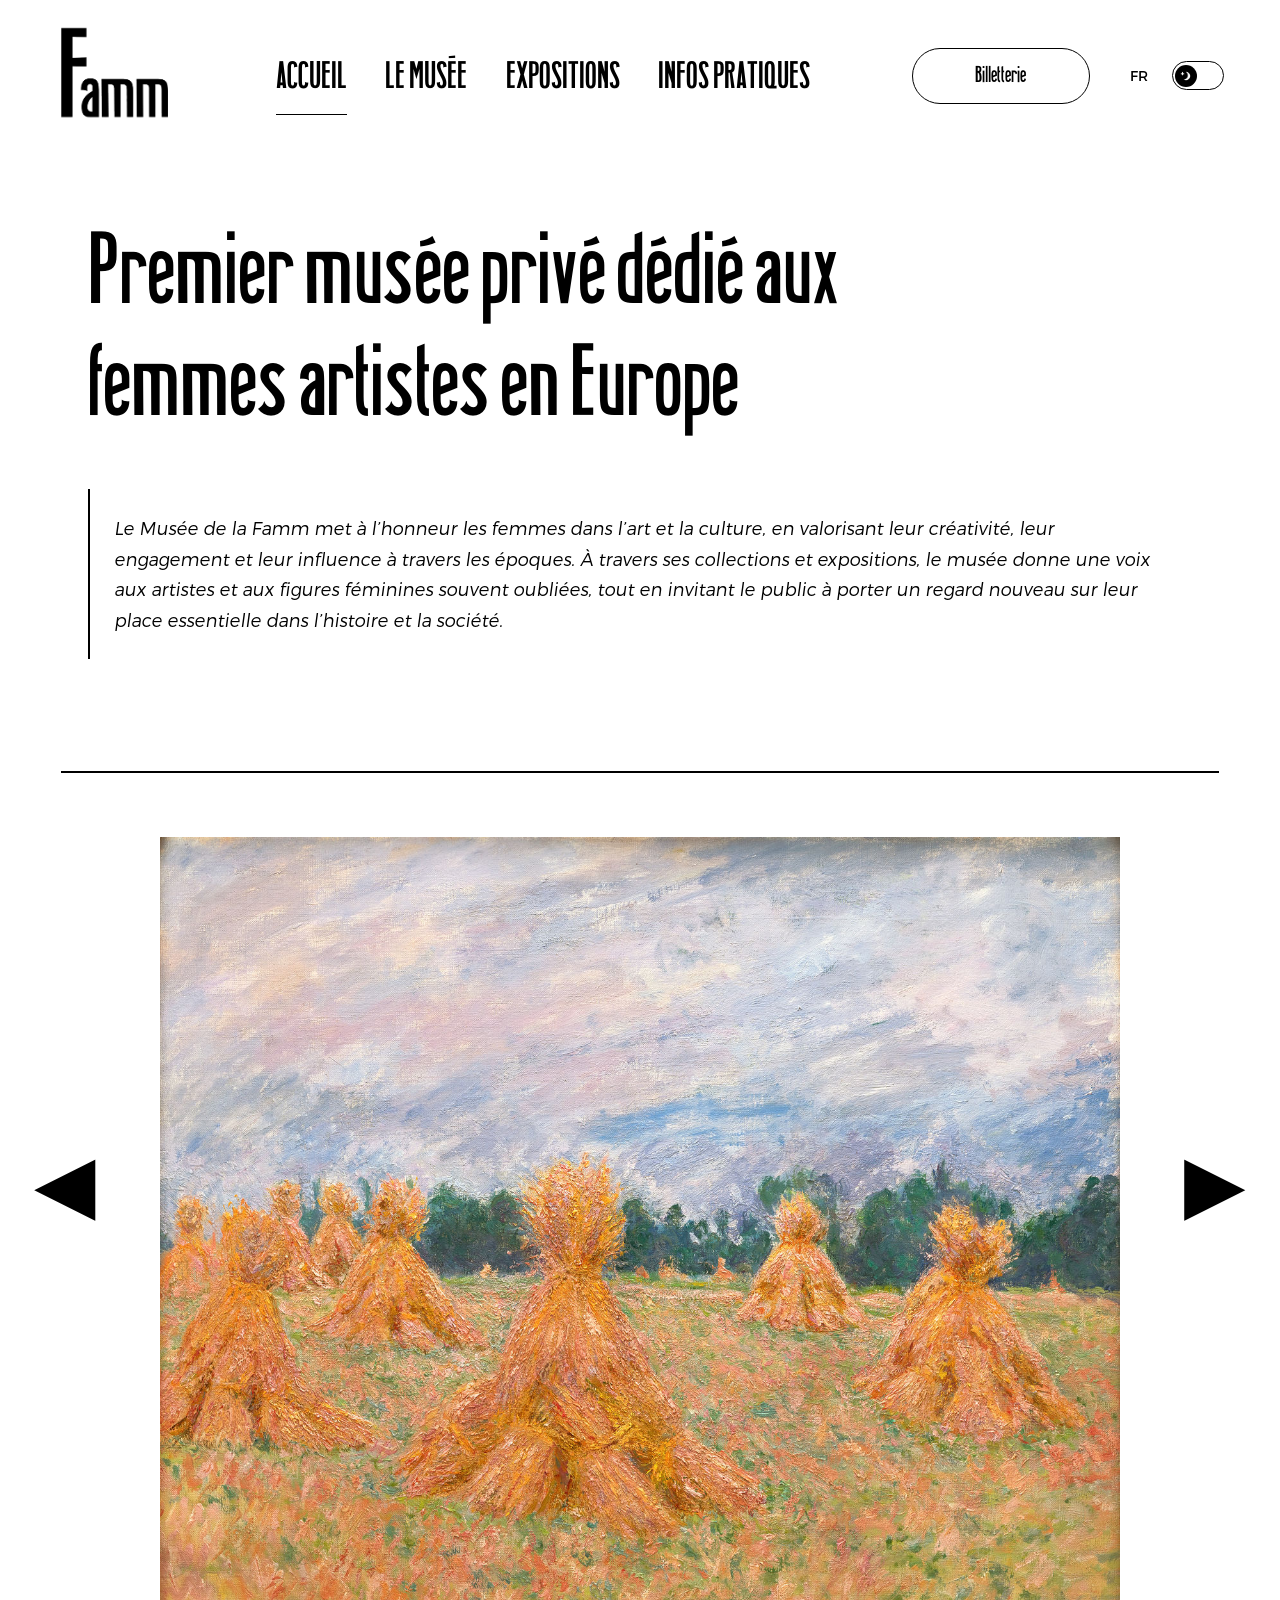
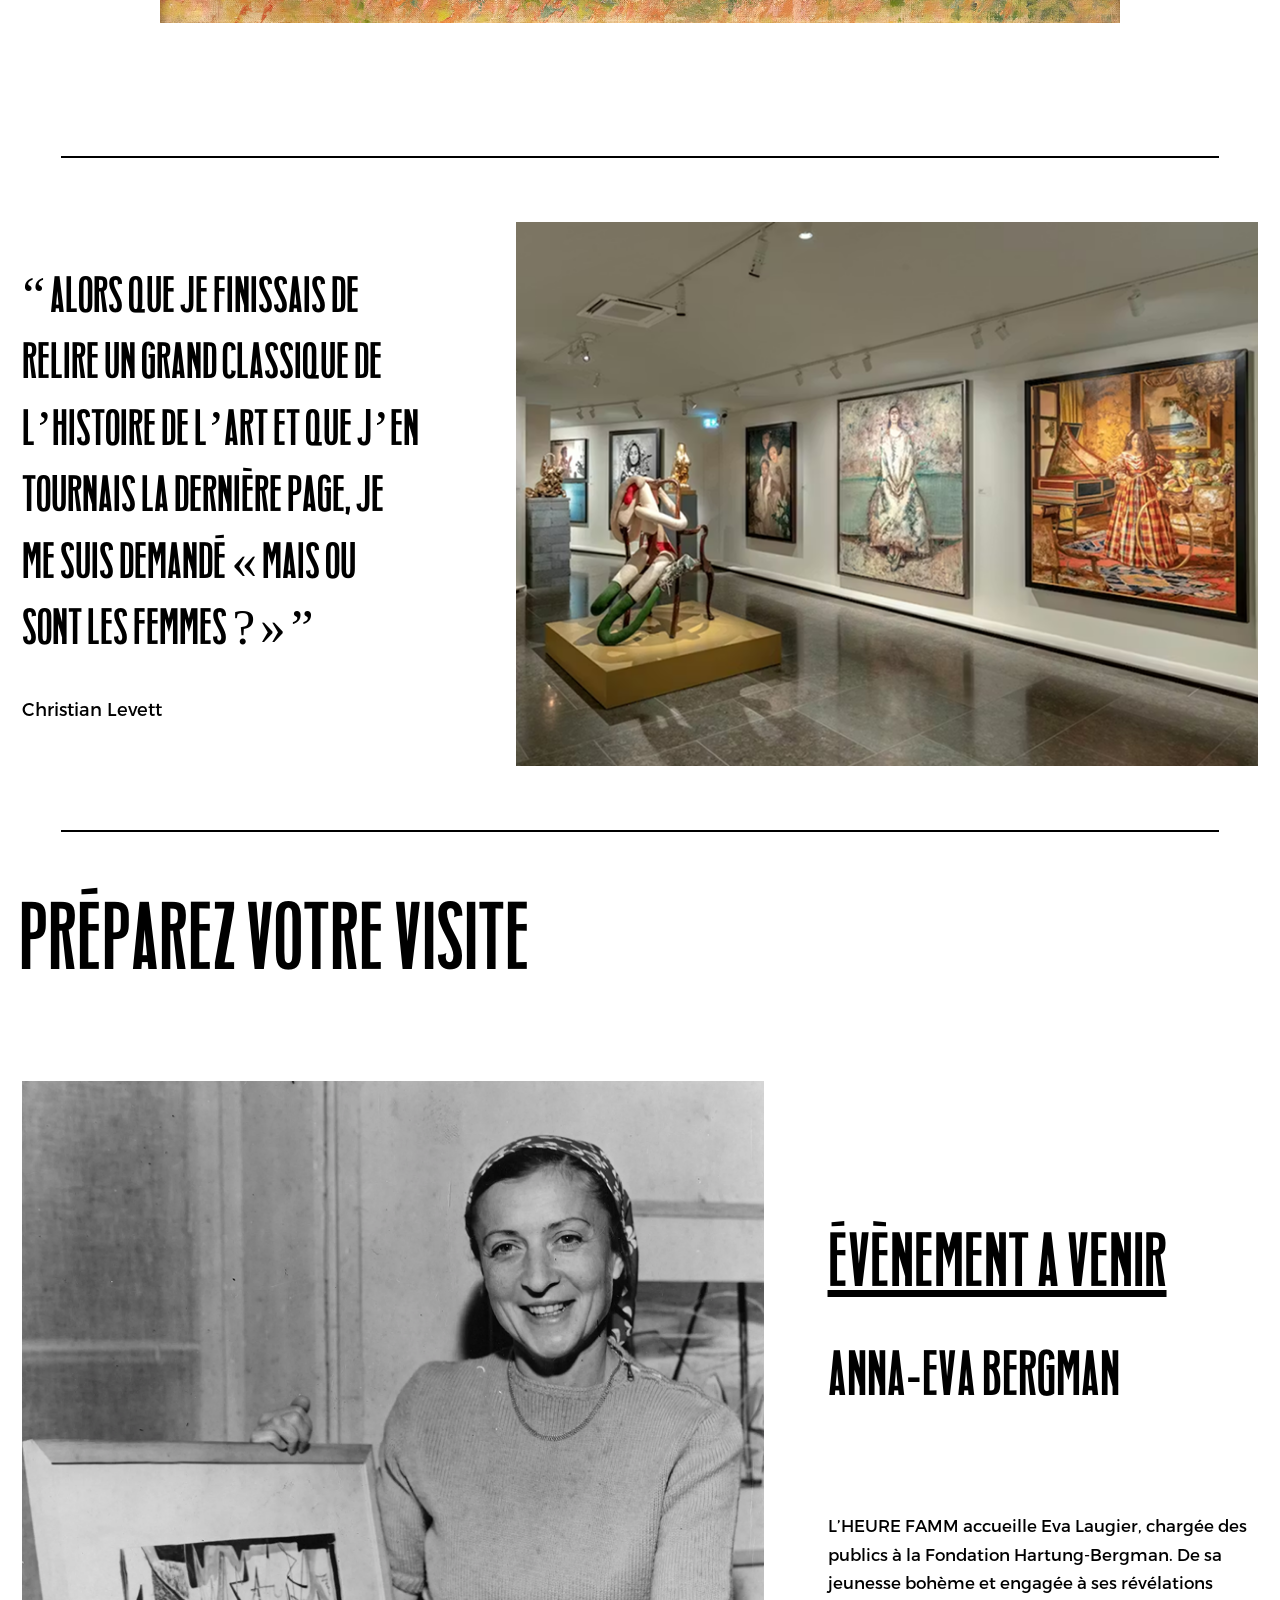
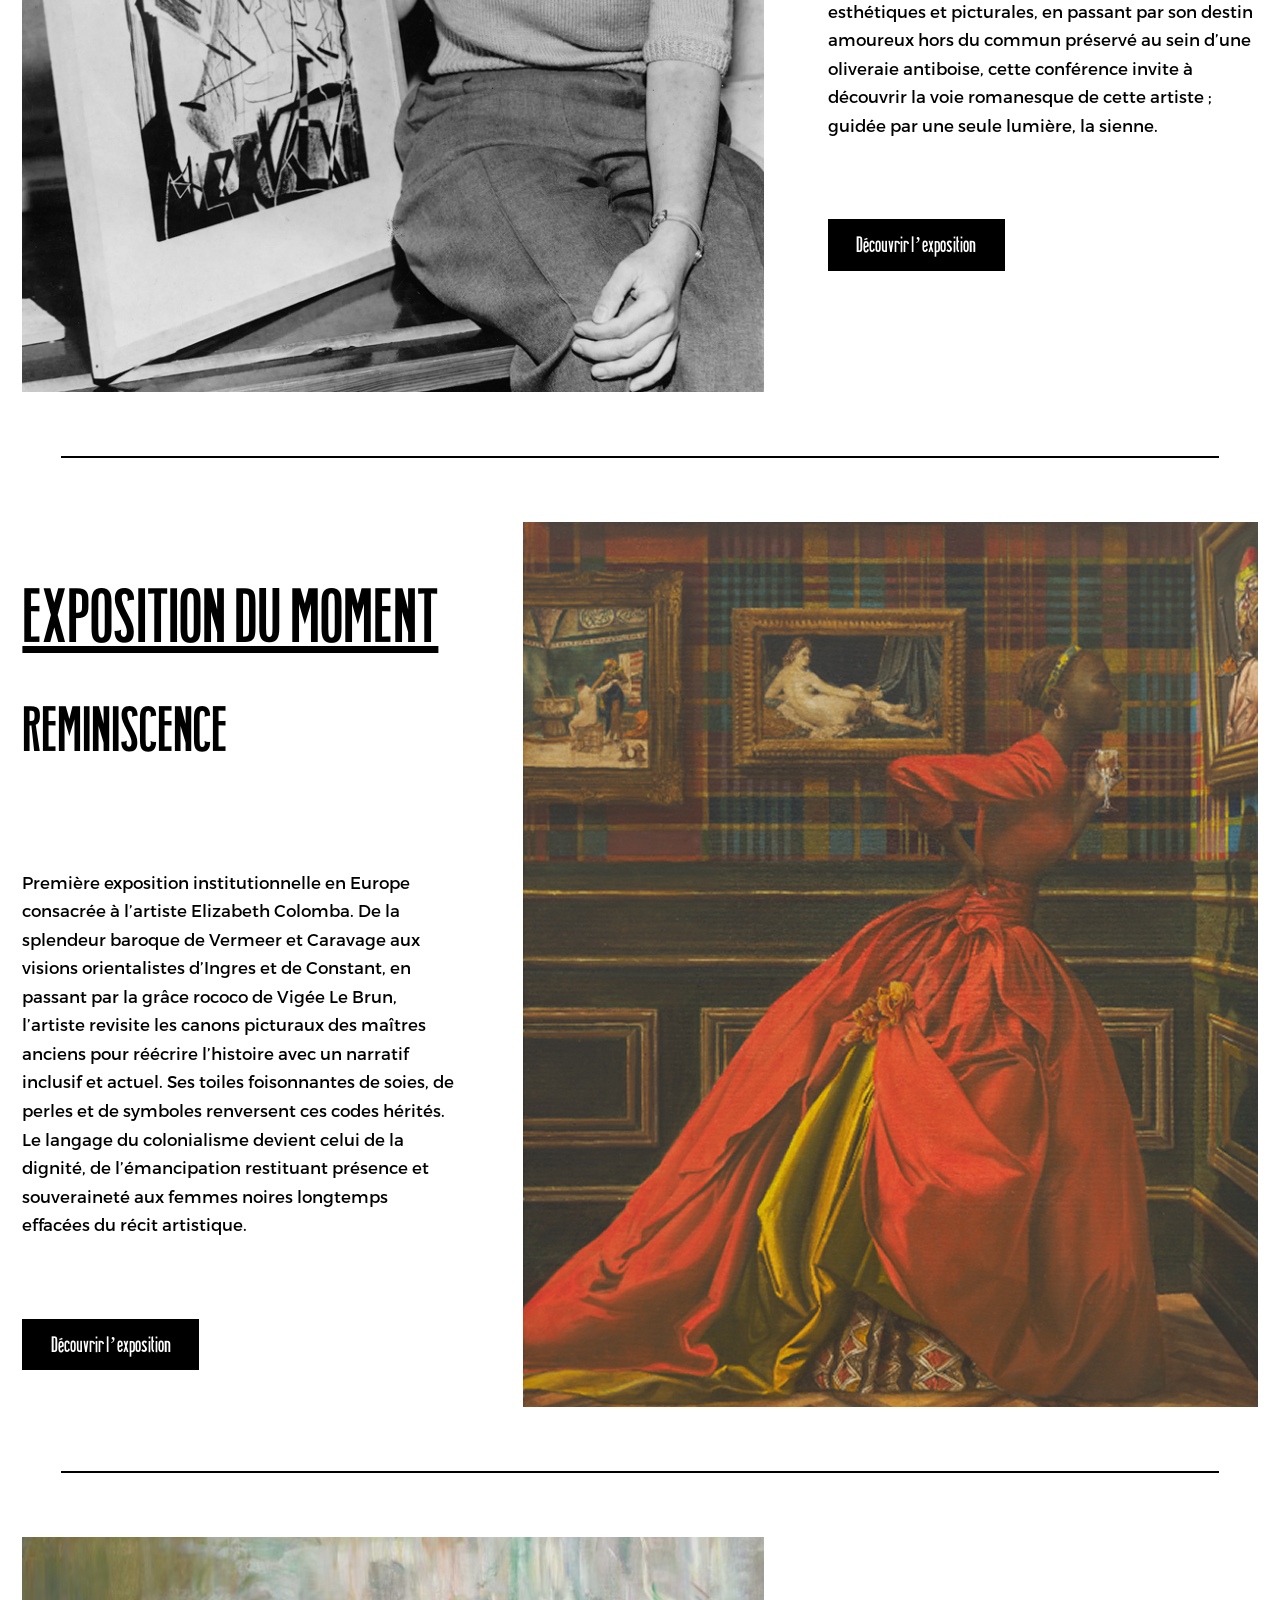
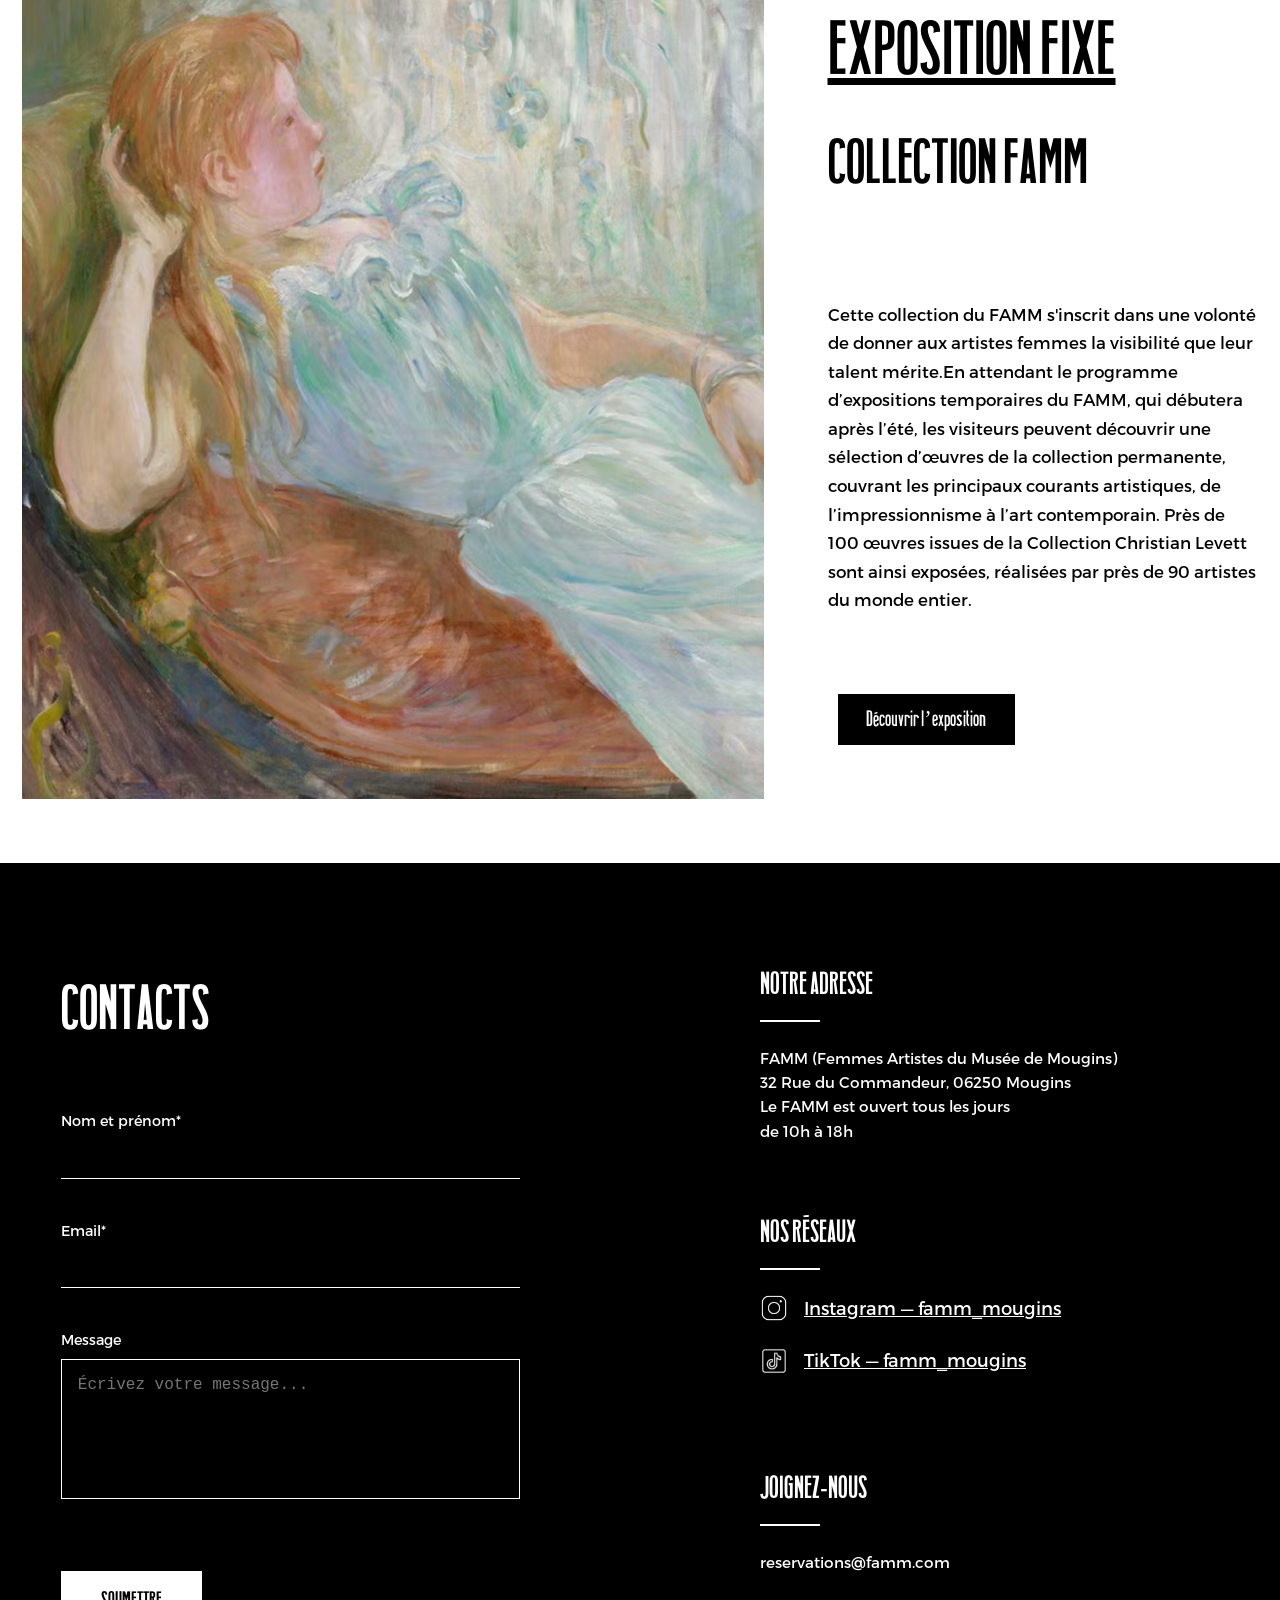
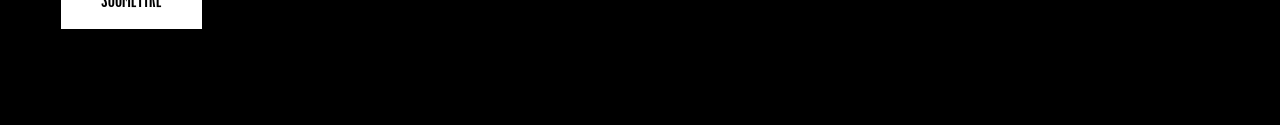
<file: index.html>
<!DOCTYPE html>
<html lang="fr">
<head>
  <meta charset="UTF-8">
  <meta name="viewport" content="width=device-width, initial-scale=1.0">
  <title>Musée de la Famm - Accueil</title>
  <link rel="icon" href="assets/Images/logo-famm-fav-icon.png" type="image/png">
  <link rel="stylesheet" href="assets/style/reset.css">

  <link rel="stylesheet" href="assets/style/variables.css">
  <link rel="stylesheet" href="assets/style/fonts.css">
  <link rel="stylesheet" href="assets/style/base.css">

  <link rel="stylesheet" href="assets/style/header.css">
  <link rel="stylesheet" href="assets/style/buttons.css">
  <link rel="stylesheet" href="assets/style/hero.css">
  <link rel="stylesheet" href="assets/style/carousel.css">
  <link rel="stylesheet" href="assets/style/articles.css">

  <link rel="stylesheet" href="assets/style/easter-eggs.css">
  <link rel="stylesheet" href="assets/style/style_footer.css">

  <link rel="stylesheet" href="assets/style/responsive.css">


</head>
<body>

<header class="header">

  <div class="header-left">
    <img
      src="assets/Images/logo-famm-light.png"
      class="logo"
      id="site-logo"
      alt="Logo du musée FAMM">
  </div>

  <!-- NAV DESKTOP -->
  <nav class="nav">
    <a href="index.html" class="nav-link" data-i18n="nav.home">ACCUEIL</a>
    <a href="error404.html" class="nav-link" data-i18n="nav.museum">LE MUSÉE</a>
    <a href="expositions.html" class="nav-link" data-i18n="nav.exhibitions">EXPOSITIONS</a>
    <a href="error404.html" class="nav-link" data-i18n="nav.info">INFOS PRATIQUES</a>
  </nav>

  <div class="header-right">
    <button class="billetterie-btn desktop-only">

      <span class="sizer">
        <img
          src="assets/Images/ticket-light.png"
          class="ticket-img ticket-desktop"
          alt="">
        Billetterie
      </span>

      <span class="state state-default">
        <span data-i18n="ticketing.button">Billetterie</span>
      </span>

      <span class="state state-hover">
        <img src="assets/Images/ticket-light.png"
            class="ticket-img ticket-desktop"
            alt="">
        <span data-i18n="ticketing.button">Billetterie</span>
      </span>

    </button>

    <span class="lang desktop-only" id="lang-toggle">FR</span>

    <button class="theme-toggle desktop-only" id="theme-toggle-desktop">
      <span class="theme-thumb">
        <img
          src="assets/Images/icon-moon.png"
          alt="Theme icon"
          class="theme-icon">
      </span>
    </button>

    <!-- BURGER -->
    <button class="burger" id="burger-btn" aria-label="Menu">
      ☰
    </button>
  </div>
</header>

<nav class="mobile-menu" id="mobile-menu">
  <button class="close-menu" id="close-menu">✕</button>

  <a href="error404.html" data-i18n="nav.museum">LE MUSÉE</a>
  <a href="expositions.html" data-i18n="nav.exhibitions">EXPOSITIONS</a>
  <a href="error404.html" data-i18n="nav.info">INFOS PRATIQUES</a>

  <button class="theme-toggle mobile-only" id="theme-toggle-mobile">
    <span class="theme-thumb">
      <img
        src="assets/Images/icon-moon.png"
        alt="Theme icon"
        class="theme-icon">
    </span>
  </button>

  <a href="error404.html" class="mobile-billetterie">
    <img 
      src="assets/Images/ticket-light.png" 
      class="ticket-img ticket-mobile" 
      alt="">
    Billetterie
  </a>


  <div class="mobile-lang">
    <span class="lang" id="lang-toggle-mobile">FR</span>
  </div>

</nav>


<section class="hero">
  <h1 data-i18n="hero.title">
    Premier musée privé dédié aux<br>
    femmes artistes en Europe
  </h1>

  <div class="intro-box">
    <p data-i18n="hero.intro">
      Le Musée de la Famm met à l’honneur les femmes dans l’art et la culture,
      en valorisant leur créativité, leur engagement et leur influence à travers
      les époques. À travers ses collections et expositions, le musée donne une voix
      aux artistes et aux figures féminines souvent oubliées, tout en invitant le
      public à porter un regard nouveau sur leur place essentielle dans l’histoire
      et la société.
    </p>
  </div>
</section>

<hr class="divider">

<section class="carousel">
  <h2 class="sr-only">Galerie d’œuvres</h2>

  <div class="carousel-row">
    <button class="arrow left">◀</button> 

    <div class="carousel-wrapper">
      <div class="carousel-track">
        <img src="assets/Images/carousel-1.jpg" alt="">
        <img src="assets/Images/carousel-2.jpg" alt="">
        <img src="assets/Images/carousel-3.jpg" alt="">
        <img src="assets/Images/carousel-4.jpg" alt="">
      </div>
    </div>

    <button class="arrow right">▶</button>
  </div>

  <!-- TEXTE EN DESSOUS -->
  <div class="carousel-caption">
    <p id="carousel-text"></p>
  </div>
</section>


<hr class="divider">

<!-- ARTICLE 1 EXEMPLE : -->

<article class="feature-block image-left">
  <h2 class="sr-only">Citation fondatrice du musée</h2>

  <img 
    src="assets/Images/image_accueil.png" 
    alt="">

  <div class="feature-content">
    <p class="quote" data-i18n="article.text">
      “ ALORS QUE JE FINISSAIS DE <br> RELIRE UN GRAND CLASSIQUE DE <br> L’HISTOIRE DE L’ART ET QUE J’EN <br> TOURNAIS LA DERNIÈRE PAGE, JE <br> ME SUIS DEMANDÉ
      « MAIS OU <br> SONT LES FEMMES ? »   ”
    </p>

    <p class="italic-text"> <em>Christian Levett</em></p>
  </div>
</article>
<hr class="divider">
<!-- ARTICLE 2 EXEMPLE : -->

<p class="section-title" data-i18n="visit.title">PRÉPAREZ VOTRE VISITE</p>

<article class="feature-block image-right">

  <img 
    src="assets/Images/article_2.png" 
    alt="">

  <div class="feature-content-2">

    <h2 class="event-eyebrow" data-i18n="event.title">ÉVÈNEMENT A VENIR</h2>

    <h3>ANNA-EVA BERGMAN</h3>

    <p class="event-text" data-i18n="textexpo.title">L’HEURE FAMM accueille Eva Laugier, chargée des publics à la Fondation Hartung-Bergman. De sa jeunesse bohème et engagée à ses révélations esthétiques et picturales, en passant par son destin amoureux hors du commun préservé au sein d’une oliveraie antiboise, cette conférence invite à découvrir la voie romanesque de cette artiste ; guidée par une seule lumière, la sienne.
    </p>

    <button class="btn" data-i18n="button.title">Découvrir l’exposition</button>

  </div>

</article>


<hr class="divider">

<!-- ARTICLE 3 EXEMPLE : -->

<article class="feature-block image-left">
  <img 
    src="assets/Images/article_3.png" 
    alt="">

  <div class="feature-content-3">
    <h2 class="titre-souligne" data-i18n="expo.title">EXPOSITION DU MOMENT</h2>
    <h3>REMINISCENCE</h3>
    <p class="event-text" data-i18n="firstexpo.title">Première exposition institutionnelle en Europe consacrée à l’artiste Elizabeth Colomba. De la splendeur baroque de Vermeer et Caravage aux visions orientalistes d’Ingres et de Constant, en passant par la grâce rococo de Vigée Le Brun, l’artiste revisite les canons picturaux des maîtres anciens pour réécrire l’histoire avec un narratif inclusif et actuel. Ses toiles foisonnantes de soies, de perles et de symboles renversent ces codes hérités. Le langage du colonialisme devient celui de la dignité, de l’émancipation restituant présence et souveraineté aux femmes noires longtemps effacées du récit artistique.</p> 
    <button class="btn" data-i18n="button1.title">Découvrir l’exposition</button>
  </div>
</article>

<!--  ARTICLE 4 EXEMPLE -->

<hr class="divider">

<article class="feature-block image-right">

  <img 
    src="assets/Images/article_4.png" 
    alt="" >


  <div class="feature-content-4">
    <h2 class="titre-souligne" data-i18n="exposition.title">EXPOSITION FIXE</h2>
    <h3>COLLECTION FAMM</h3>
    <p class="event-text" data-i18n="text1.title">Cette collection du FAMM s'inscrit dans une volonté de donner aux artistes femmes la visibilité que leur talent mérite.En attendant le programme d’expositions temporaires du FAMM, qui débutera après l’été, les visiteurs peuvent découvrir une sélection d’œuvres de la collection permanente, couvrant les principaux courants artistiques, de l’impressionnisme à l’art contemporain. Près de 100 œuvres issues de la Collection Christian Levett sont ainsi exposées, réalisées par près de 90 artistes du monde entier.</p> 
    <button class="btn" data-i18n="button2.title">Découvrir l’exposition </button>
  </div>

  
</article>



<footer class="site-footer">
  <div class="footer-inner">

    <div class="footer-contact">
      <h2>CONTACTS</h2>

      <form class="contact-form">
        <label>
          <span data-i18n="name.title">Nom et prénom*</span>
          <input type="text" required>
        </label>

        <label>
          Email*
          <input type="email" required>
        </label>

        <label>
          Message
          <textarea placeholder="Écrivez votre message..." data-i18n="placeholder.text"></textarea>
        </label>

        <button type="submit" class="footer-btn">
          <span data-i18n="submit.text">SOUMETTRE</span>
        </button>
      </form>
    </div>

    <div class="footer-infos">

      <div class="footer-block">
        <h3 data-i18n="adress.title">NOTRE ADRESSE</h3>
        <p data-i18n="maps.title">
          FAMM (Femmes Artistes du Musée de Mougins)<br>
          <strong>32 Rue du Commandeur, 06250 Mougins</strong><br>
          Le FAMM est ouvert tous les jours<br>de 10h à 18h
        </p>
      </div>

      <div class="footer-block">
        <h3 data-i18n="socialmedia.title">NOS RÉSEAUX</h3>

        <div class="footer-social">
          <img 
            src="assets/Images/instaicon-light.png"
            class="social-icon social-instagram"
            alt="Instagram">
          <a href="https://www.instagram.com/famm_mougins/" class="hyper-lien">
            Instagram — famm_mougins
          </a>
        </div>  

        <div class="footer-social">
          <img 
            src="assets/Images/tiktokicon-light.png"
            class="social-icon social-tiktok"
            alt="TikTok">
          <a href="https://www.tiktok.com/@famm_mougins" class="hyper-lien">
            TikTok — famm_mougins
          </a>
        </div>
      </div>

      <div class="footer-block">
        <h3 data-i18n="joinus.title">JOIGNEZ-NOUS</h3>
        <p>reservations@famm.com</p>
      </div>

    </div>

  </div>
</footer>



<script src="assets/js/script.js"></script>
</body>
</html>
</file>
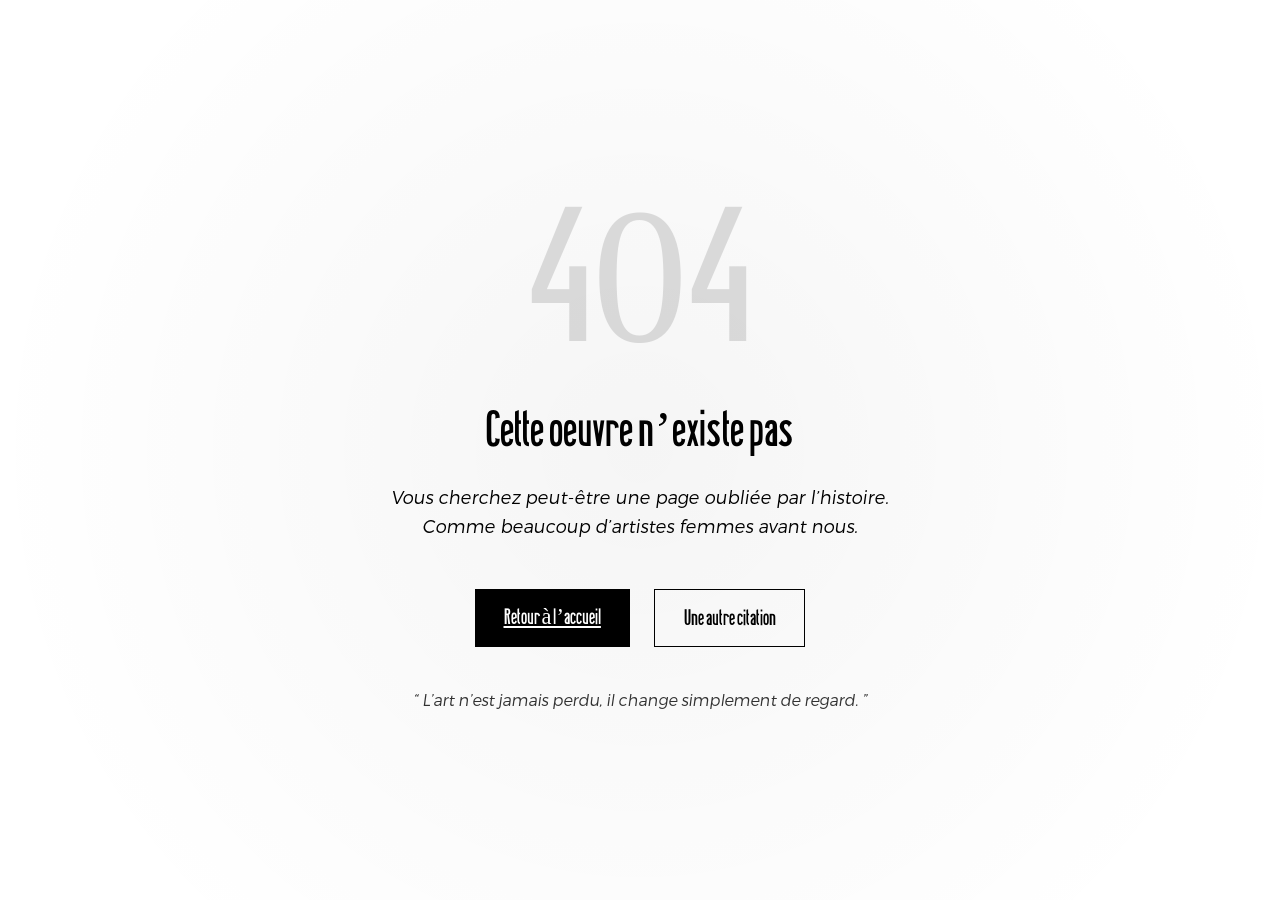
<file: error404.html>
<!DOCTYPE html>
<html lang="fr">
<head>
  <meta charset="UTF-8">
  <title>404 — Page introuvable | FAMM</title>
  <meta name="viewport" content="width=device-width, initial-scale=1.0">

  <!-- CSS GLOBAL -->
  <link rel="stylesheet" href="assets/style/reset.css">
  <link rel="stylesheet" href="assets/style/variables.css">
  <link rel="stylesheet" href="assets/style/fonts.css">
  <link rel="stylesheet" href="assets/style/base.css">

  <!-- CSS 404 -->
  <link rel="stylesheet" href="assets/style/error404.css">
</head>

<body>

<main class="error-404">

  <div class="error-content">

    <span class="error-code">404</span>

    <h1>Cette oeuvre n’existe pas</h1>

    <p class="error-text">
      Vous cherchez peut-être une page oubliée par l’histoire.<br>
      Comme beaucoup d’artistes femmes avant nous.
    </p>

    <div class="error-actions">
      <a href="index.html" class="btn">Retour à l’accueil</a>
      <button class="btn btn-outline" id="random-quote-btn">
        Une autre citation
      </button>
    </div>

    <p class="error-quote" id="error-quote">
      “ L’art n’est jamais perdu, il change simplement de regard. ”
    </p>

  </div>

  <div class="error-bg" aria-hidden="true"></div>

</main>

<script src="assets/js/script.js"></script>
</body>
</html>
</file>
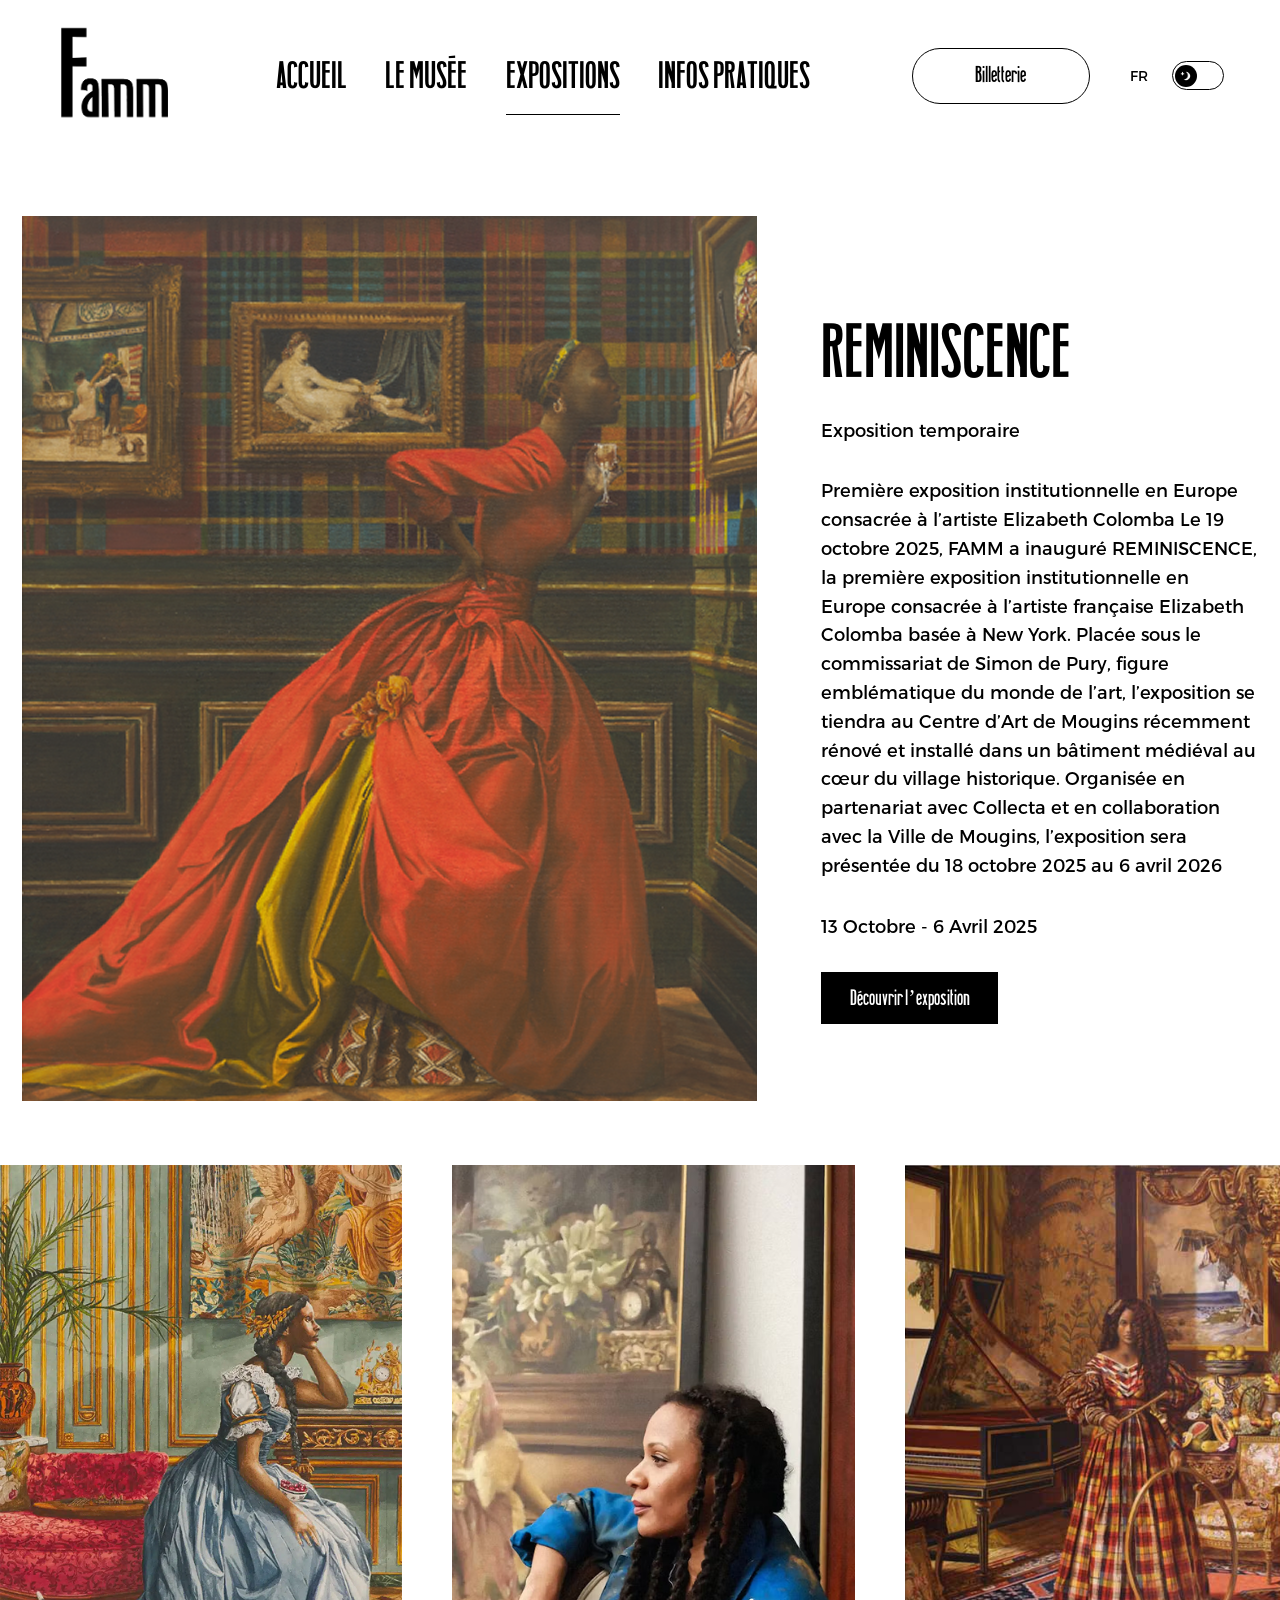
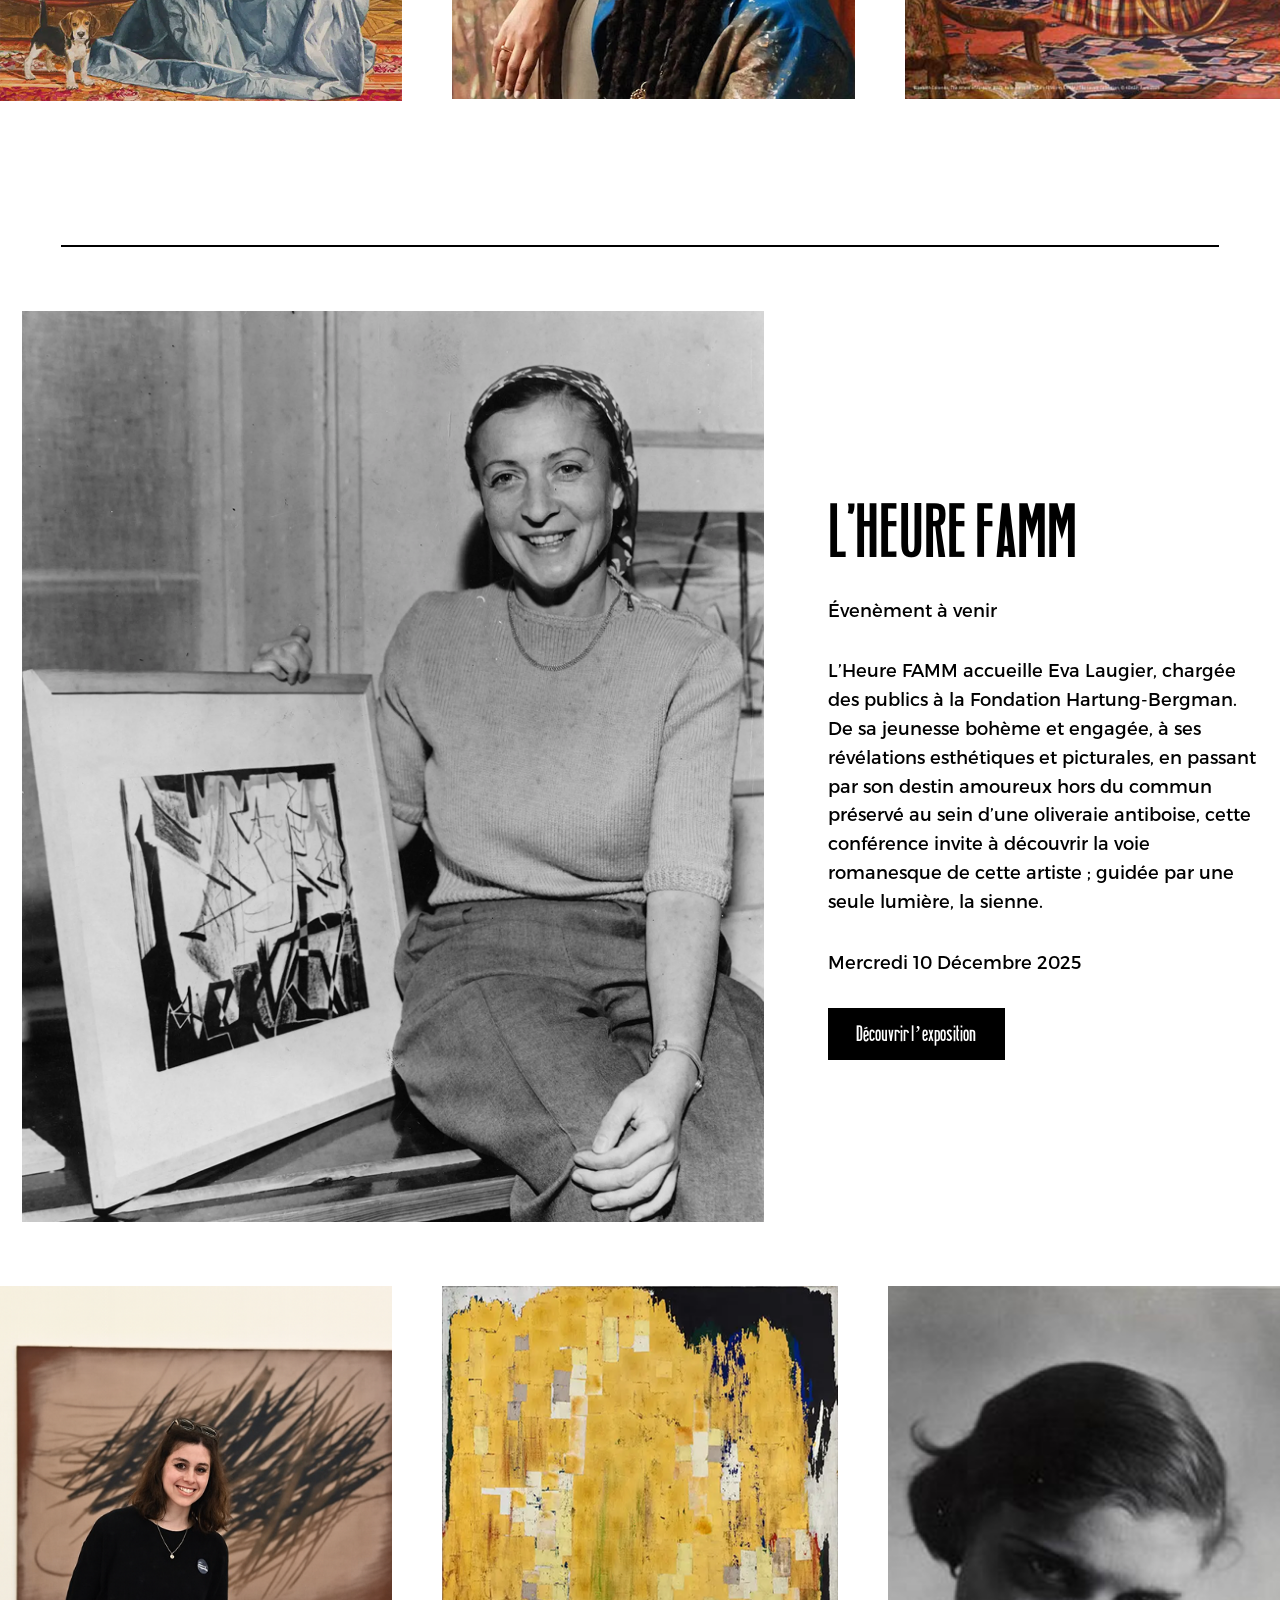
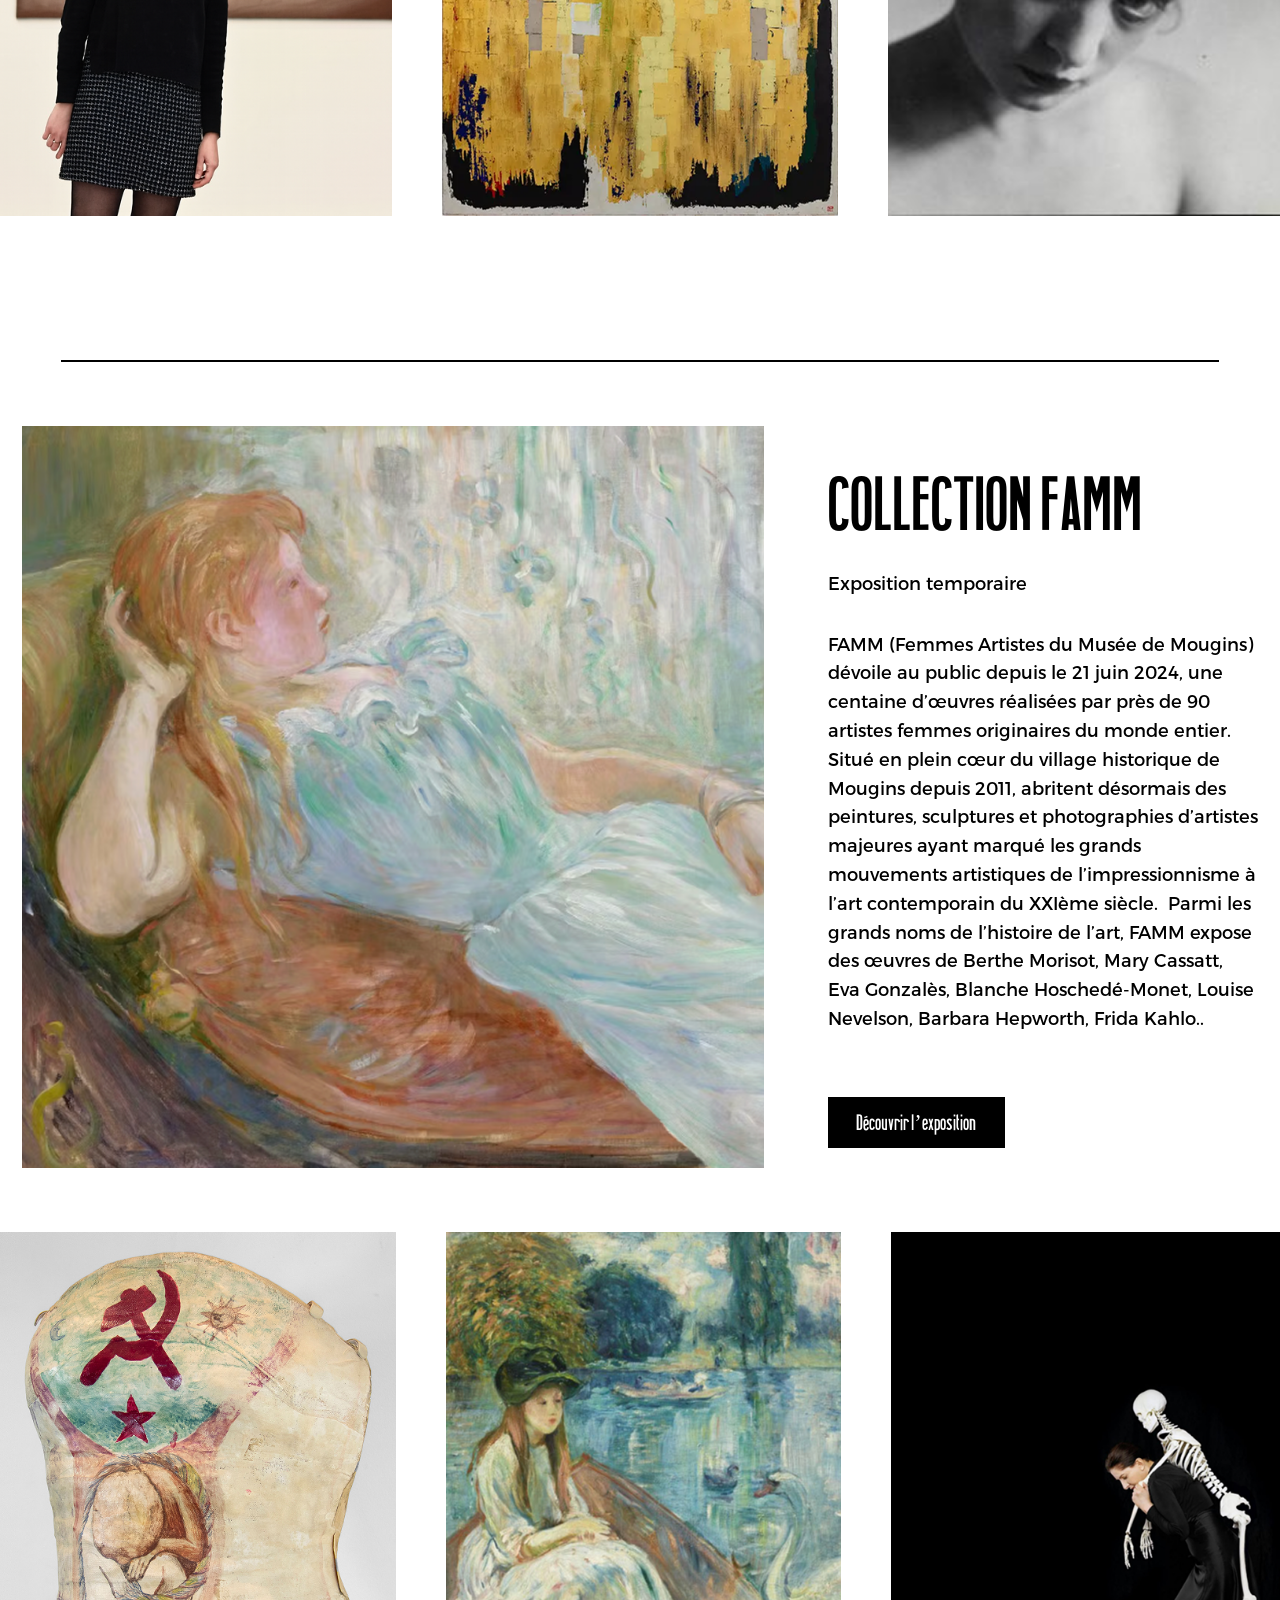
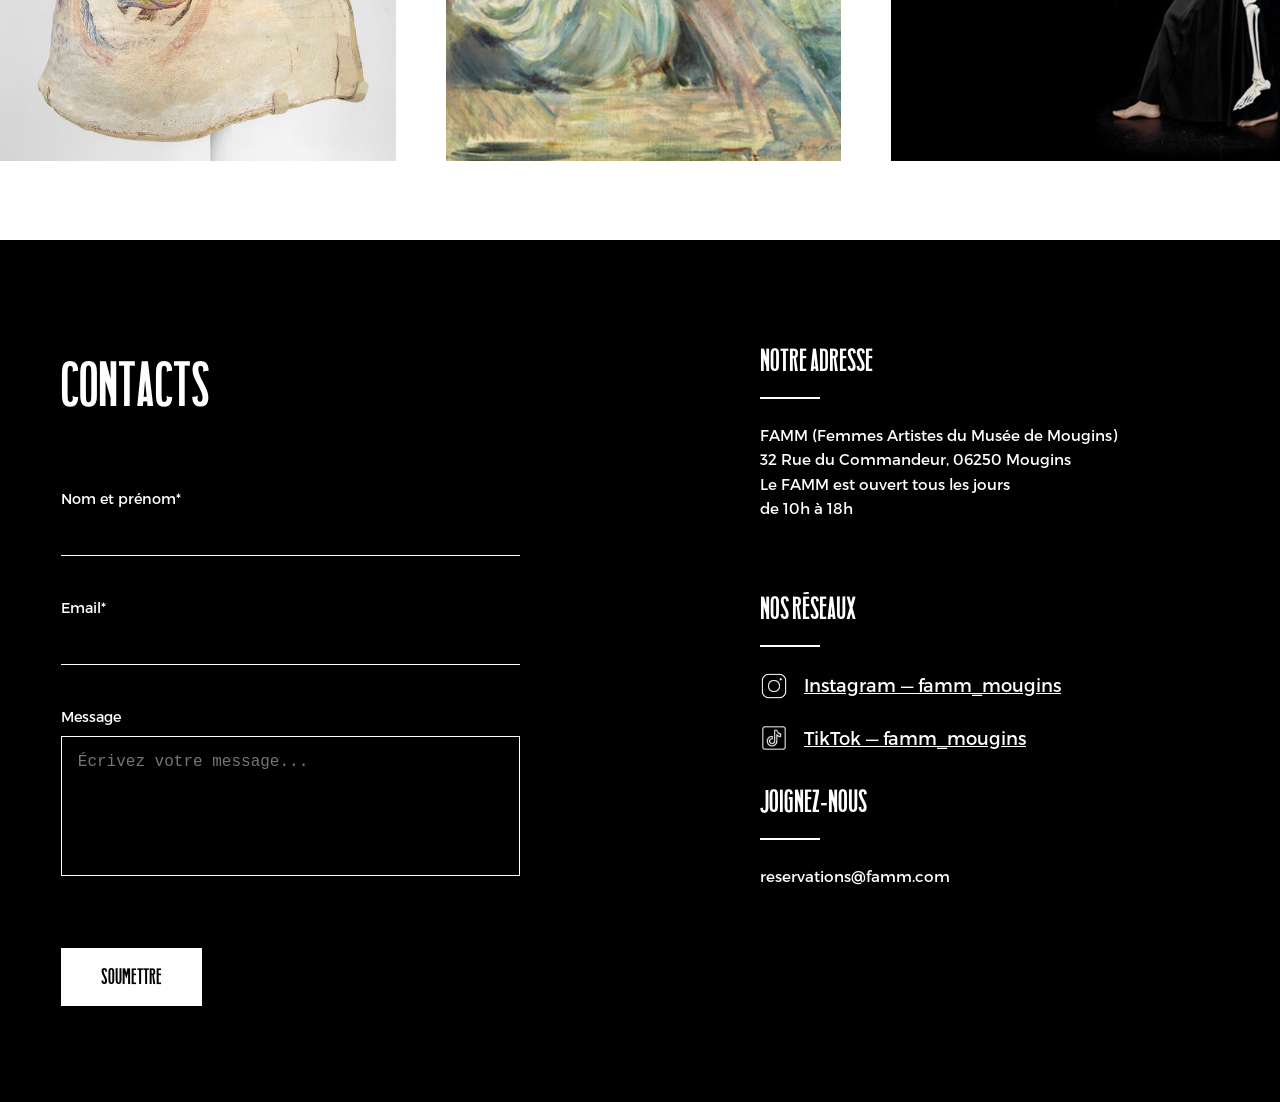
<file: expositions.html>
<!DOCTYPE html>
<html lang="fr">
<head>
  <meta charset="UTF-8">
  <meta name="viewport" content="width=device-width, initial-scale=1.0">
  <title>Musée de la Famm - Expositions</title>
  <link rel="icon" href="assets/Images/logo-famm-fav-icon.png" type="image/png">

  <link rel="stylesheet" href="assets/style/reset.css">

  <link rel="stylesheet" href="assets/style/variables.css">
  <link rel="stylesheet" href="assets/style/fonts.css">
  <link rel="stylesheet" href="assets/style/base.css">

  <link rel="stylesheet" href="assets/style/header.css">
  <link rel="stylesheet" href="assets/style/buttons.css">
  <link rel="stylesheet" href="assets/style/hero.css">
  <link rel="stylesheet" href="assets/style/carousel.css">
  <link rel="stylesheet" href="assets/style/articles.css">

  <link rel="stylesheet" href="assets/style/easter-eggs.css">
  <link rel="stylesheet" href="assets/style/style_footer.css">

  <link rel="stylesheet" href="assets/style/responsive.css">
</head>
<body>

<header class="header">
  <div class="header-left">
    <img src="assets/Images/logo-famm-light.png" class="logo" id="site-logo" alt="">
  </div>

    <nav class="nav">
    <a href="index.html" class="nav-link" data-i18n="nav.home">ACCUEIL</a>
    <a href="error404.html" class="nav-link" data-i18n="nav.museum">LE MUSÉE</a>
    <a href="expositions.html" class="nav-link" data-i18n="nav.exhibitions">EXPOSITIONS</a>
    <a href="error404.html" class="nav-link" data-i18n="nav.info">INFOS PRATIQUES</a>
    </nav>

  <div class="header-right">
    <button class="billetterie-btn desktop-only">

      <span class="sizer">
        <img src="assets/Images/ticket-light.png" class="ticket-img ticket-desktop" alt="">
        Billetterie
      </span>

      <span class="state state-default">
        <span data-i18n="ticketing.button">Billetterie</span>
        </span>

      <span class="state state-hover">
        <img src="assets/Images/ticket-light.png" class="ticket-img ticket-desktop" alt="">
        <span data-i18n="ticketing.button">Billetterie</span>
      </span>

    </button>
    <span class="lang desktop-only" id="lang-toggle">FR</span>

    <button class="theme-toggle desktop-only" id="theme-toggle-desktop">
      <span class="theme-thumb">
        <img
          src="assets/Images/icon-moon.png"
          alt="Theme icon"
          class="theme-icon"
        >
      </span>
    </button>

    <!-- BURGER -->
    <button class="burger" id="burger-btn" aria-label="Menu">
      ☰
    </button>
      
  </div>
</header>

<nav class="mobile-menu" id="mobile-menu">
  <button class="close-menu" id="close-menu">✕</button>

  <a href="index.html" data-i18n="nav.home">ACCUEIL</a>
  <a href="error404.html" data-i18n="nav.museum">LE MUSÉE</a>
  <a href="error404.html" data-i18n="nav.info">INFOS PRATIQUES</a>

  <button class="theme-toggle mobile-only" id="theme-toggle-mobile">
    <span class="theme-thumb">
      <img src="assets/Images/icon-moon.png" alt="Theme icon" class="theme-icon">
    </span>
  </button>

  <a href="billetterie.html" class="mobile-billetterie">
    <img src="assets/Images/ticket-light.png" class="ticket-img ticket-mobile" alt="">
    <span data-i18n="ticketing.button">Billetterie</span>
  </a>

  <div class="mobile-lang">
    <span class="lang" id="lang-toggle-mobile">FR</span>
  </div>
</nav>


<article class="feature-block image-right">

  <img src="assets/Images/collection_1.png" alt="">

  <div class="feature-content-2" >
    <h2>REMINISCENCE </h2>
    <p class="title-supp" data-i18n="expositiontempo.title">Exposition temporaire</p>
    <p class="quote" data-i18n="firstexpo2.title">Première exposition institutionnelle en Europe consacrée à l’artiste Elizabeth Colomba
Le 19 octobre 2025, FAMM a inauguré REMINISCENCE, la première exposition institutionnelle en Europe consacrée à l’artiste française Elizabeth Colomba basée à New York. Placée sous le commissariat de Simon de Pury, figure emblématique du monde de l’art, l’exposition se tiendra au Centre d’Art de Mougins récemment rénové et installé dans un bâtiment médiéval au cœur du village historique. Organisée en partenariat avec Collecta et en collaboration avec la Ville de Mougins, l’exposition sera présentée du 18 octobre 2025 au 6 avril 2026</p>
    <p class="dates" data-i18n="dateexpo1.title"> 13 Octobre - 6 Avril 2025 </p>
    <button class="btn" data-i18n="buttonexpo.title"> Découvrir l’exposition </button>
  </div>
</article>
<article class="gallery">  
  <h3 class="sr-only">Galerie de l’exposition 1</h3> 
  <div class="ima">
    <img src="assets/Images/collection_1.1.png" alt="">
  </div>
  <div class="ima">
    <img src="assets/Images/collection_1.2.png" alt="">
  </div>
  <div class="ima">
    <img src="assets/Images/collection_1.3.png" alt="">
  </div>
</article>

<hr class="divider">

<!-- ARTICLE 2 EXEMPLE : -->


<article class="feature-block image-right">

  <img src="assets/Images/collection_2.png" alt="">

  <div class="feature-content-2" >
    <h2>L'HEURE FAMM</h2>
    <p class="title-supp" data-i18n="evexpo.title"><strong>Évenèment à venir</strong></p>
    <p class="quote" data-i18n="quoteexpo.title">L’Heure FAMM accueille Eva Laugier, chargée des publics à la Fondation Hartung-Bergman. De sa jeunesse bohème et engagée, à ses révélations esthétiques et picturales, en passant par son destin amoureux hors du commun préservé au sein d’une oliveraie antiboise, cette conférence invite à découvrir la voie romanesque de cette artiste ; guidée par une seule lumière, la sienne.</p>
    <p class="dates" data-i18n="dateexpo.title">Mercredi 10 Décembre 2025</p>
    <button class="btn" data-i18n="buttonexpo1.title"> Découvrir l’exposition </button>
  </div>
</article>

<article class="gallery">   
  <div class="ima">
    <h3 class="sr-only">Galerie de l’exposition 2</h3>
    <img src="assets/Images/collection_2.1.png" alt="">
  </div>
  <div class="ima">
    <img src="assets/Images/collection_2.2.png" alt="">
  </div>
  <div class="ima">
    <img src="assets/Images/collection_2.3.png" alt="">
  </div>
</article>

<hr class="divider">

<article class="feature-block image-right">

  <img src="assets/Images/collection_3.png" alt="">

  <div class="feature-content-2" >
    <h2> COLLECTION FAMM </h2>
    <p class="title-supp" data-i18n="expo1.title"> <strong> Exposition temporaire </strong></p>
    <p class="quote" data-i18n="quoteexpo1.title"> FAMM (Femmes Artistes du Musée de Mougins) dévoile au public depuis le 21 juin 2024, une centaine d’œuvres réalisées par près de 90 artistes femmes originaires du monde entier. 
Situé en plein cœur du village historique de Mougins depuis 2011, abritent désormais des peintures, sculptures et photographies d’artistes majeures ayant marqué les grands mouvements artistiques de l’impressionnisme à l’art contemporain du XXIème siècle. 
Parmi les grands noms de l’histoire de l’art, FAMM expose des œuvres de Berthe Morisot, Mary Cassatt, Eva Gonzalès, Blanche Hoschedé-Monet, Louise Nevelson, Barbara Hepworth, Frida Kahlo.. </p>
    <p class="dates"></p>  
    <button class="btn" data-i18n="buttonexpo2.title"> Découvrir l’exposition </button>
  </div>
</article>
<article class="gallery">   
  <div class="ima">
    <h3 class="sr-only">Galerie de l’exposition 3</h3>
    <img src="assets/Images/collection_3.1.png" alt="">
  </div>
  <div class="ima">
    <img src="assets/Images/collection_3.2.png" alt="">
  </div>
  <div class="ima">
    <img src="assets/Images/collection_3.3.png" alt="">
  </div>
</article>






<footer class="site-footer">

  <div class="footer-inner">

    <div class="footer-contact">
      <h2>CONTACTS</h2>

      <form class="contact-form">
        <label>
          <span data-i18n="name.title">Nom et prénom*</span>
          <input type="text" required>
        </label>

        <label>
          Email*
          <input type="email" required>
        </label>

        <label>
          Message
          <textarea placeholder="Écrivez votre message..." data-i18n="placeholder.text" ></textarea>
        </label>

        <button type="submit" class="footer-btn">
          <span data-i18n="submit.text">SOUMETTRE</span>
        </button>

      </form>
    </div>

    <div class="footer-infos">

      <div class="footer-block">
        <h3 data-i18n="adress.title">NOTRE ADRESSE</h3>
        <p data-i18n="maps.title">FAMM (Femmes Artistes du Musée de Mougins)<br>
          <strong>32 Rue du Commandeur, 06250 Mougins</strong>
          <br>Le FAMM est ouvert tous les jours<br>de 10h à 18h
        </p>
      </div>

      <div class="footer-block">
        <h3 data-i18n="socialmedia.title">NOS RÉSEAUX</h3>

        <div class="footer-social">
          <img 
            src="assets/Images/instaicon-light.png"
            class="social-icon social-instagram"
            alt="Instagram">
          <a href="https://www.instagram.com/famm_mougins/" class="hyper-lien">Instagram — famm_mougins</a>
        </div>  

        <div class="footer-social">
          <img 
            src="assets/Images/tiktokicon-light.png"
            class="social-icon social-tiktok"
            alt="TikTok">
          <a href="https://www.tiktok.com/@famm_mougins" class="hyper-lien">TikTok — famm_mougins</a>
        </div>



        <div class="footer-block">
          <h3 data-i18n="joinus.title">JOIGNEZ-NOUS</h3>
          <p>reservations@famm.com</p>
        </div>
      </div>
    </div>

  </div>

</footer>


<script src="assets/js/script.js"></script>
</body>
</html>
</file>
<file: assets/style/variables.css>
html,
body {
  width: 100%;
  overflow-x: hidden;
}

:root {
  --h1-size: 9.3rem;
  --h2-size: 7.5rem;
  --h3-size: 5.6rem;
  --body-size: 1.125rem;
  --button-lg-size: 2.2rem;
  --button-md-size: 1.8rem;

  --bg: #ffffff;
  --text: #000000;
  --border: #000000;
  --btn-bg: #000000;
  --btn-text: #ffffff;
}

html[data-theme="dark"] {
  --bg: #000000;
  --text: lab(92% 0 -0.01);
  --border: lab(92% 0 -0.01);
  --btn-bg: lab(92% 0 -0.01);
  --btn-text: #000000;
}
</file>
<file: assets/style/fonts.css>
@font-face {
  font-family: 'Squatina';
  src: url('/assets/fonts/Squatina-Regular.otf') format('opentype');
  font-weight: 400;
  font-style: normal;
  font-display: swap;
}

@font-face {
  font-family: 'Trueno';
  src: url('/assets/fonts/TruenoRg.otf') format('opentype');
  font-weight: 400;
  font-style: normal;
  font-display: swap;
}

@font-face {
  font-family: 'Trueno';
  src: url('/assets/fonts/TruenoLtIt.otf') format('opentype');
  font-weight: 300;
  font-style: italic;
  font-display: swap;

}
</file>
<file: assets/style/base.css>
*,
*::before,
*::after {
  box-sizing: border-box;
}

body {
  margin: 0;
  font-family: 'Trueno', sans-serif;
  font-size: var(--body-size);
  line-height: 1.6;
  color: var(--text);
  background: var(--bg);
}

h1, h2, h3 {
  font-family: 'Squatina', serif;
  font-weight: 400;
  margin: 0;
}

h1 {
  font-size: clamp(3rem, 8vw, var(--h1-size));
  line-height: 1.1;
}

h2 {
  font-size: clamp(2.5rem, 6vw, var(--h2-size));
}

h3 {
  font-size: clamp(2rem, 5vw, var(--h3-size));
}

.sr-only {
  position: absolute;
  width: 1px;
  height: 1px;
  margin: -1px;
  padding: 0;
  overflow: hidden;
  clip: rect(0, 0, 0, 0);
  white-space: nowrap;
  border: 0;
}

.divider {
  border: none;
  border-top: 2px solid var(--border);
  width: 100%;
  max-width: calc(100% - 7.6rem);
  margin: 4rem auto;
}

* {
  transition: background-color 0.3s ease, color 0.3s ease, border-color 0.3s ease;
}


/* ===== THEME TOGGLE ===== */

.theme-toggle {
  --toggle-width: 3.25rem;
  --toggle-height: 1.8rem;
  --thumb-size: 1.4rem; /* 22px */

  width: var(--toggle-width);
  height: var(--toggle-height);
  padding: 2px;

  border-radius: 999px;
  border: 1.5px solid var(--border);
  background: var(--bg);
  cursor: pointer;
  position: relative;
  display: flex;
  align-items: center;
}

.theme-thumb {
  width: var(--thumb-size);
  height: var(--thumb-size);
  border-radius: 50%;
  background: var(--text);

  display: flex;
  align-items: center;
  justify-content: center;

  transition: transform 0.3s ease;
}

/* POSITION NUIT → calcul automatique */
html[data-theme="dark"] .theme-thumb {
  transform: translateX(
    calc(
      var(--toggle-width)
      - var(--thumb-size)
      - 6.5px
    )
  );
}



.theme-thumb img {
  width: 14px;
  height: 14px;
  object-fit: contain;
}


/* VISIBILITÉ DES BOUTONS THEME */

/* Par défaut : desktop */
.desktop-only {
  display: inline-flex;
}

.mobile-only {
  display: none;
}

/* Desktop */
.desktop-only {
  display: inline-flex;
}


.mobile-lang {
  margin-top: auto;
  padding-top: 2rem;
  border-top: 1px solid var(--border);
}

.mobile-lang .lang {
  font-size: 1.5rem;
  cursor: pointer;
}

/* Par défaut : desktop */
.desktop-only { display: inline-flex; }
.mobile-only { display: none; }
</file>
<file: assets/style/header.css>
.header {
  display: flex;
  align-items: center;
  justify-content: space-between;
  gap: 2rem;
  padding: 1.5rem 3.5rem;
}

.logo {
  height: clamp(3rem, 8vw, 6rem);
  width: auto;
}

.header-right {
  display: flex;
  align-items: center;
  gap: 1.5rem;
}

.nav {
  display: flex;
  align-items: center;
  flex-wrap: nowrap;
  gap: clamp(
    1rem,
    3vw,
    3rem
  );
  padding-top: 0.5em;
}


.nav-link {
  font-family: 'Squatina', serif;
  font-size: clamp(
    1.4rem,
    2.6vw + 0.4rem,
    2.4rem
  );
  white-space: nowrap;
  color: var(--text);
  text-decoration: none;
  position: relative;
  padding-bottom: 0.5rem;
}

.nav-link::after {
  content: '';
  position: absolute;
  left: 0;
  right: 0;
  bottom: 0;
  height: 1.5px;
  background: var(--btn-bg);
  transform: scaleX(0);
  transform-origin: center;
  transition: transform 0.5s ease;
}

.nav-link:hover::after,
.nav-link.active::after {
  transform: scaleX(1);
}

.lang {
  font-size: 0.875rem;
  line-height: 1;
  padding-left: 1rem;
  cursor: pointer;
}

.ticket-img {
  width: 1.6em;
  height: auto;
  display: block;
}

.Bag_alt {
  width: 1.6em;
  height: auto;
  display: block;
  padding-bottom: 0.3em;
}

.state-default {
  opacity: 1;
  transform: translateX(0);
}

.state-hover {
  opacity: 0;
  transform: translateX(0.8em);
}

.billetterie-btn {
  position: relative;
  overflow: hidden;
  font-family: 'Squatina', serif;
  font-size: clamp(1.4rem, 1.8vw, 1.9rem);
  padding: clamp(6px, 0.8vw, 12px)
          clamp(16px, 2vw, 28px);
  border-radius: 999px;
  border: 1px solid var(--btn-bg);
  background: var(--bg);
  cursor: pointer;

  display: inline-flex;
  align-items: center;
  justify-content: center;

  width: max-content;
}

.ticket-img {
  width: 34px;
  height: auto;
  display: block;
}

.billetterie-btn .sizer {
  visibility: hidden;
  display: inline-flex;
  align-items: center;
  gap: 14px;
  white-space: nowrap;
  padding-left: 26px;
}

.billetterie-btn .state {
  position: absolute;
  display: inline-flex;
  align-items: center;
  gap: 14px;
  white-space: nowrap;
  pointer-events: none;
  transition: opacity 0.3s ease, transform 0.3s ease;
}

.state-default {
  color: var(--text);
  opacity: 1;
  transform: translateX(0);
}

.state-hover {
  color: var(--bg);
  opacity: 0;
  transform: translateX(12px);
}

.billetterie-btn::before {
  content: '';
  position: absolute;
  inset: 0;
  background: var(--btn-bg);
  border-radius: 999px;
  transform: translateX(100%) scaleX(0.8);
  opacity: 0;
  transition: transform 0.3s ease, opacity 0.4s ease;
  z-index: 0;
}

.billetterie-btn:hover::before {
  transform: translateX(0) scaleX(1);
  opacity: 1;
}



.billetterie-btn:hover .state-default {
  opacity: 0;
  transform: translateX(-12px);
}

.billetterie-btn:hover .state-hover {
  opacity: 1;
  transform: translateX(0);
}

.hyper-lien {
  color: var(--btn-text);
}


.burger {
  display: none;
  font-size: 2rem;
  background: none;
  border: none;
  cursor: pointer;
  color: var(--border);
}

/* MENU MOBILE */
.mobile-menu {
  position: fixed;
  inset: 0;
  background: var(--bg);
  display: flex;
  flex-direction: column;
  gap: 2.5rem;
  padding: 3rem;
  transform: translateX(100%);
  transition: transform 0.4s ease;
  z-index: 1200;
}

.mobile-menu a {
  font-family: 'Squatina', serif;
  font-size: 2rem;
  text-decoration: none;
  color: var(--text);
}

.mobile-menu.open {
  transform: translateX(0);
}

.close-menu {
  align-self: flex-end;
  font-size: 2rem;
  background: none;
  border: none;
  cursor: pointer;
  color: var(--border);
}

.hero {
  max-width: 75rem;
  margin: 0 auto;
  padding: 4rem 3rem 3rem;
}

.hero h1 {
  margin-bottom: 3rem;
}

.intro-box {
  max-width: 68rem;
  border-left: 2px solid var(--text);
  padding: 1.5rem;
}

.intro-box p {
  font-size: 1.125rem;
  font-weight: 300;
  font-style: italic;
  line-height: 1.7;
  margin: 0;
}
</file>
<file: assets/style/buttons.css>
/* BOUTON */
.feature-content-2 .btn {
  align-self: flex-start;
  font-family: 'Squatina', serif;
  font-size: 1.4rem;
  padding: 0.8rem 1.8rem;
  background: var(--btn-bg);
  color: var(--btn-text);
  border: none;
  cursor: pointer;
}

.feature-content-3 .btn {
  align-self: flex-start;
  font-family: 'Squatina', serif;
  font-size: 1.4rem;
  padding: 0.8rem 1.8rem;
  background: var(--btn-bg);
  color: var(--btn-text);
  border: none;
  cursor: pointer;
}

.feature-content-4 .btn {
  align-self: flex-start;
  font-family: 'Squatina', serif;
  font-size: 1.4rem;
  padding: 0.8rem 1.8rem;
  background: var(--btn-bg);
  color: var(--btn-text);
  border: none;
  cursor: pointer;
}

.dates {
  padding-top: 2rem;
  padding-bottom: 2rem;
}

.title-supp {
  padding-bottom: 2rem;
}

.last-text {
  padding-bottom: 2rem;
}

.mobile-billetterie {
  display: inline-flex;
  align-items: center;
  gap: 0.75rem; /* ← ESPACEMENT ICI */

  font-family: 'Squatina', serif;
  font-size: 2rem;
  text-decoration: none;
  color: var(--text);

  padding: 0.5rem 3rem;
  border: 1.5px solid var(--border);
  border-radius: 999px;
  width: fit-content;
}


.mobile-billetterie .ticket-img{
  width: 28px;
  height: auto;
  display: block;
}
</file>
<file: assets/style/hero.css>
.hero {
  max-width: 75rem;
  margin: 0 auto;
  padding: 4rem 3rem 3rem;
}

.hero h1 {
  margin-bottom: 3rem;
}

.intro-box {
  max-width: 68rem;
  border-left: 2px solid var(--text);
  padding: 1.5rem;
}

.intro-box p {
  font-size: 1.125rem;
  font-weight: 300;
  font-style: italic;
  line-height: 1.7;
  margin: 0;
}
</file>
<file: assets/style/carousel.css>
.carousel-caption {
  text-align: center;
  min-height: 2.5em;
}

#carousel-text {
  opacity: 1;
  transition: opacity 0.4s ease;
  font-family: 'Trueno', sans-serif;
  font-size: 1rem;
  font-style: italic;
  font-weight: 100;
  color: var(--text);
}

#carousel-text.fade-out {
  opacity: 0;
}

.carousel {
  display: flex;
  flex-direction: column; /* 🔑 */
  align-items: center;
  gap: 1.5rem;
}

.carousel-row {
  display: flex;
  align-items: center;
  justify-content: center;
  width: 100%;
}

.carousel-wrapper {
  width: min(75%, 70rem);
  overflow: hidden;
}

.carousel-track {
  display: flex;
  transition: transform 0.5s ease;
}

.carousel-track img {
  width: 100%;
  flex-shrink: 0;
}

.arrow {
  background: none;
  border: none;
  font-size: 5rem;
  cursor: pointer;
  top: 50%;
  transform: translateY(-50%);
  color: var(--text);
}

.arrow.left {
  left: 2rem;
  padding-right: 4rem;
}

.arrow.right {
  right: 2rem;
  padding-left: 4rem;
}
</file>
<file: assets/style/articles.css>
/* ---------------------------------------------------- */

/* ARTICLE 1 EXEMPLE : */

.feature-block {
  display: flex;
  align-items: center;
  gap: 4rem;
  max-width: 1400px;
  margin: 4rem auto;
  padding: 0 1.4rem;
}

.feature-block.image-right {
  flex-direction: row;
}

.feature-block.image-left {
  flex-direction: row-reverse;
}

.feature-block img {
  width: 55%;
  height: auto;
  object-fit: cover;
}

.feature-content-2 {
  width: 45%;
  display: flex;
  flex-direction: column;
}

/* TITRE SECTION */
.section-title {
  max-width: 1400px;
  margin: 6rem auto 4rem;
  padding: 0 1.5rem;
  font-family: 'Squatina', serif;
  font-size: 6rem;
}

/* ÉVÈNEMENT À VENIR */
.event-eyebrow {
  margin-bottom: 0rem;
  margin-top: 0rem;
  text-transform: uppercase;
  text-decoration: underline;
}

.titre-souligne {
  text-decoration: underline;
}

/* ANNA-EVA BERGMAN */
.event-title {
  margin-bottom: 1.8rem;
}
/* TEXTE LONG */
.event-text {
  font-family: 'Trueno', sans-serif;
  font-size: 1.05rem;
  line-height: 1.7;
  max-width: 52ch;
  margin-bottom: 5rem;
  margin-top: 5em;
}


.feature-block img {
  width: 60%;
  height: auto;
  object-fit: cover;
}

.feature-content {
  width: 55%;
  display: flex;
  flex-direction: column;
  gap: 2rem;
}

.feature-content .quote {
  font-family: 'Squatina', serif;
  font-size: clamp(2rem, 4vw, 3.2rem);
  line-height: 1.3;
  letter-spacing: 0;
  font-weight: 500;
  text-transform: uppercase;
  max-width: 42ch;
}

.feature-content .quote-author {
  font-family: 'Trueno', sans-serif;
  font-style: italic;
  font-size: 1.1rem;
}


.section-title {
  max-width: 1400px;
  margin: -2rem auto 3rem;
  padding: 0 1.2rem;
  font-family: 'Squatina', serif;
  font-size: 6rem;
}


.gallery{
  display: flex;
  /* flex-wrap: wrap; */
  justify-content: center;
  padding-bottom: 4em;
  gap: 50px;
  max-width: 1360px;
  margin: 0 auto;
  width: 100%;
  justify-content: space-between;
}

.ima {
  /* height: auto; */
  flex-shrink: 1;
  max-width: calc(100% / 3);
}

.ima img {
  width: 100%;
  /* aspect-ratio: 1/2; */
  /*object-fit: cover;*/
}


/* FIN ARTICLE */
</file>
<file: assets/style/easter-eggs.css>
/* ===== FULL RAINBOW MODE ===== */

@keyframes rainbow-colors {
  0%   { --hue: 0; }
  100% { --hue: 360; }
}

html.konami-rainbow {
  animation: rainbow-colors 4s linear infinite;
}

/* couleurs pilotées par la variable */
html.konami-rainbow {
  --bg: hsl(var(--hue), 90%, 95%);
  --text: hsl(calc(var(--hue) + 180), 90%, 20%);
  --border: hsl(var(--hue), 90%, 30%);
  --btn-bg: hsl(var(--hue), 90%, 30%);
  --btn-text: hsl(calc(var(--hue) + 180), 90%, 95%);
}

/* ===== RAINBOW BACKGROUND ===== */

html.konami-rainbow {
  background: linear-gradient(
    270deg,
    #ff004c,
    #ff9900,
    #ffee00,
    #33ff00,
    #00ffee,
    #0066ff,
    #cc00ff,
    #ff004c
  );
  background-size: 1600% 1600%;
  animation: rainbow-bg 8s ease infinite;
}

@keyframes rainbow-bg {
  0%   { background-position: 0% 50%; }
  50%  { background-position: 100% 50%; }
  100% { background-position: 0% 50%; }
}

html.konami-rainbow h1,
html.konami-rainbow h2,
html.konami-rainbow h3,
html.konami-rainbow p,
html.konami-rainbow a,
html.konami-rainbow span {
  background: linear-gradient(
    90deg,
    #ff004c,
    #ff9900,
    #ffee00,
    #33ff00,
    #00ffee,
    #0066ff,
    #cc00ff
  );
  background-size: 400%;
  -webkit-background-clip: text;
  -webkit-text-fill-color: transparent;
  animation: rainbow-text 4s linear infinite;
}

@keyframes rainbow-text {
  0%   { background-position: 0%; }
  100% { background-position: 400%; }
}


/* ===============================
   NYAN CAT — ALIGNEMENT PAR VARIABLE
================================ */

:root {
  --nyan-size: 180px;     /* ← TU CHANGES ICI */
  --trail-height: 35px;
  --trail-length: 3000px;
}

.nyan-wrapper {
  position: fixed;
  width: var(--nyan-size);
  height: 120px;
  pointer-events: none;
  z-index: 9999;
}

/* -------- DÉPLACEMENT -------- */

.nyan-wrapper.from-left {
  left: calc(-1 * var(--nyan-size));
  animation: nyan-move-right 6s linear forwards;
}

.nyan-wrapper.from-right {
  right: calc(-1 * var(--nyan-size));
  animation: nyan-move-left 6s linear forwards;
}

/* -------- CHAT -------- */

.nyan-cat {
  position: relative;
  width: var(--nyan-size);
  image-rendering: pixelated;
  z-index: 2;
}

/* flip quand il vient de droite */
.nyan-wrapper.from-right .nyan-cat {
  transform: scaleX(-1);
}

/* -------- TRAÎNÉE ARC-EN-CIEL -------- */

.nyan-trail {
  position: absolute;
  top: 50%;
  transform: translateY(-50%);

  height: var(--trail-height);
  width: var(--trail-length);

  background: linear-gradient(
    90deg,
    red,
    orange,
    yellow,
    green,
    cyan,
    blue,
    violet
  );

  background-size: 300% 100%;
  animation: rainbow-flow 0.6s linear infinite;

  filter: blur(2px);
  opacity: 0.9;
  z-index: 1;
}

/* traînée TOUJOURS collée au bord du chat */
.nyan-wrapper.from-left .nyan-trail {
  right: calc(var(--nyan-size) * 0.55);
}

.nyan-wrapper.from-right .nyan-trail {
  left: calc(var(--nyan-size) * 0.55);
}

/* -------- ANIMATIONS -------- */

@keyframes rainbow-flow {
  from { background-position: 0% 50%; }
  to   { background-position: 300% 50%; }
}

@keyframes nyan-move-right {
  to { left: 110vw; }
}

@keyframes nyan-move-left {
  to { right: 110vw; }
}
</file>
<file: assets/style/style_footer.css>
:root {
  --h1-size: 9.3rem;
  --h2-size: 7.5rem;
  --h3-size: 5.6rem;
  --body-size: 1.125rem;
  --button-lg-size: 2.2rem;
  --button-md-size: 1.5rem;

  --bg: #ffffff;
  --text: #000000;
  --border: #000000;
  --btn-bg: #000000;
  --btn-text: #ffffff;
}

html[data-theme="dark"] {
  --bg: #000000;
  --text: #ffffff;
  --border: #ffffff;
  --btn-bg: #ffffff;
  --btn-text: #000000;
}

.site-footer {
  background: var(--border);
  color: var(--bg);
  padding: 6rem 3.8rem;
}

@media (max-width: 768px) {
  .site-footer {
    background: var(--border);
    color: var(--bg);
    padding: 6rem 1.4rem;
  }
}

.footer-inner {
  max-width: 1400px;
  margin: 0 auto;
  display: flex;
  gap: 15rem;
}

.footer-social {
  display: flex;
  align-items: center;
  gap: 1rem;
  margin-bottom: 1.5rem;
}

.footer-social img {
  width: 28px;
  height: 28px;
  object-fit: contain;
}

.footer-social p {
  margin: 0;
}


.footer-contact {
  flex: 1;
}

.footer-contact h2 {
  font-family: 'Squatina', serif;
  font-size: 4rem;
  margin-bottom: 3rem;
}

.contact-form {
  display: flex;
  flex-direction: column;
  gap: 2.5rem;
}

.contact-form label {
  display: flex;
  flex-direction: column;
  font-family: 'Trueno', sans-serif;
  font-size: 0.9rem;
  gap: 0.5rem;
}

.contact-form input,
.contact-form textarea {
  background: transparent;
  border: none;
  border-bottom: 1px solid var(--bg);
  color: var(--bg);
  padding: 0.6rem 0;
  font-size: 1rem;
}

.contact-form textarea {
  border: 1px solid var(--bg);
  height: 140px;
  padding: 1rem;
  resize: none;
}

.footer-btn {
  align-self: flex-start;
  margin-top: 2rem;
  background: var(--bg);
  color: var(--text);
  border: none;
  padding: 1rem 2.5rem;
  font-family: 'Squatina', serif;
  font-size: 1.4rem;
  cursor: pointer;
}


.footer-infos {
  flex: 1;
  display: flex;
  flex-direction: column;
  gap: 4rem;
}

.footer-block h3 {
  font-family: 'Squatina', serif;
  font-size: 2rem;
  margin-bottom: 1.5rem;
  position: relative;
}

.footer-block h3::after {
  content: '';
  display: block;
  width: 60px;
  height: 2px;
  background: var(--bg);
  margin-top: 0.6rem;
}

.footer-block p {
  font-family: 'Trueno', sans-serif;
  font-size: 0.95rem;
  line-height: 1.6;
}

/* RESPONSIVE */
@media (max-width: 900px) {
  .footer-inner {
    flex-direction: column;
  }
}
</file>
<file: assets/style/responsive.css>
@media (max-width: 900px) {
  .header {
    flex-wrap: wrap;
    padding: 1.5rem 1.2rem;
  }

  .nav {
    flex-wrap: wrap;
    justify-content: center;
    gap: 1.8rem;
  }
}


/* ================= RESPONSIVE ================= */

@media (max-width: 900px) {

  .nav {
    display: none;
  }

  .burger {
    display: block;
  }

  .hero {
    padding: 3rem 1.2rem;
  }

  .feature-block {
    flex-direction: column;
    gap: 2.5rem;
  }

  .feature-block img,
  .feature-content,
  .feature-content-2 {
    width: 100%;
  }

  .section-title {
    font-size: 3rem;
    text-align: center;
  }

  .footer-inner {
    flex-direction: column;
    gap: 4rem;
  }
}

@media (max-width: 900px) {
  .feature-block {
    flex-direction: column;
    gap: 3rem;
  }

  .feature-block img,
  .feature-content {
    width: 100%;
  }

  .feature-content .quote {
    max-width: 100%;
  }
}


/* RESPONSIVE GLOBAL */

@media (max-width: 900px) {

  body {
    font-size: 1rem;
    line-height: 1.5;
  }

  h1 {
    font-size: 2.3rem;
    line-height: 1.2;
  }

  h2 {
    font-size: 2.1rem;
  }

  h3 {
    font-size: 1.9rem;
  }

  .section-title {
    font-size: 2.4rem;
    text-align: left;
    margin: 3rem 0 2rem;
  }

  .event-eyebrow {
    font-size: 1.9rem;
    margin-bottom: -0.5rem;
  }

  .event-title {
    font-size: 1.4rem;
  }

  .event-text {
    font-size: 0.95rem;
    margin-top: 1.5rem;
    margin-bottom: 2.5rem;
    max-width: 100%;
  }
}

@media (max-width: 900px) {

  .hero {
    padding: 2.5rem 1.2rem;
  }

  .hero h1 {
    margin-bottom: 1.5rem;
  }

  .intro-box {
    border-left: none;
    padding: 0;
  }                     

  .intro-box p {
    font-size: 0.95rem;
    font-style: italic;
  }
}

@media (max-width: 900px) {

  .feature-block {
    gap: 1.8rem;
    margin: 3rem auto;
  }

  .feature-block img {
    width: 100%;
    max-height: 320px;
    object-fit: cover;
  }

  .feature-content,
  .feature-content-2,
  .feature-content-3,
  .feature-content-4 {
    width: 100%;
  }

  .quote {
    font-size: 1.4rem;
    line-height: 1.4;
  }

  .italic-text {
    font-size: 0.9rem;
  }

  .btn {
    font-size: 1.1rem;
    padding: 0.7rem 1.4rem;
  }
}

@media (max-width: 900px) {

  .divider {
    border: none;
    border-top: 2px solid var(--border);
    width: 100%;
    max-width: calc(100% - 2rem);
    margin: 4rem auto;
  }


  .carousel-wrapper {
    width: 100%;
  }

  .arrow {
    font-size: 1.4rem;
  }
}

@media (max-width: 900px) {

  .feature-block {
    display: flex;
    flex-direction: column !important;
    align-items: stretch;
  }

  .feature-block img {
    width: 100%;
    height: auto;
  }

  .feature-content,
  .feature-content-2,
  .feature-content-3,
  .feature-content-4 {
    width: 100%;
  }

}

@media (max-width: 900px) {

  .feature-content-2 h2,
  .feature-content-2 .section-title {
    font-size: 2rem;
    line-height: 1.2;
    padding-bottom: 0.4em;
  }

  .feature-content-2 p {
    font-size: 0.95rem;
    line-height: 1.6;
    padding-bottom: 1em;
    padding-top: 1em;
  }

  .feature-content-2 .quote {
    font-size: 0.95rem;
    line-height: 1.6;
  }

  .feature-content-2 strong {
    font-size: 1rem;
  }
}

@media (max-width: 900px) {
  .gallery {
    flex-direction: column;
    padding: 0 1rem;
    padding-bottom: 3rem;

  }

  .ima img {
    width: 300%;
    /* aspect-ratio: 1/2; */
    /*object-fit: cover;*/
  }
}

@media (max-width: 900px) {

  .hero,
  .feature-block,
  .section-title {
    max-width: 100%;
    margin-left: 0;
    margin-right: 0;
  }

  .feature-block {
    padding-left: 1rem;
    padding-right: 1rem;
  }
}


/* Mobile */
@media (max-width: 900px) {
  .desktop-only {
    display: none !important;
  }

  .mobile-only {
    display: inline-flex;
  }
}
@media (max-width: 900px) {
  .burger {
    display: block;
    position: absolute;
    top: 1rem;
    right: 1rem;
    z-index: 1100;
  }
}

/* Mobile */
@media (max-width: 900px) {
  .desktop-only {
    display: none !important;
  }
}

/* Mobile */
@media (max-width: 900px) {
  .desktop-only { display: none !important; }
  .mobile-only { display: inline-flex; }
}
</file>
<file: assets/style/error404.css>
/* ============================
   PAGE 404 — FAMM
============================ */

.error-404 {
  min-height: 100vh;
  display: grid;
  place-items: center;
  text-align: center;
  position: relative;
  overflow: hidden;
  background: var(--bg);
  color: var(--text);
}

/* BACKGROUND ANIMÉ SUBTIL */
.error-bg {
  position: absolute;
  inset: -20%;
  background: radial-gradient(
    circle at center,
    rgba(0,0,0,0.04),
    transparent 60%
  );
  animation: slow-rotate 40s linear infinite;
  z-index: 0;
}

@keyframes slow-rotate {
  from { transform: rotate(0deg); }
  to   { transform: rotate(360deg); }
}

/* CONTENU */
.error-content {
  position: relative;
  z-index: 1;
  max-width: 760px;
  padding: 3rem 1.5rem;
}

.error-code {
  font-family: 'Squatina', serif;
  font-size: clamp(6rem, 18vw, 12rem);
  line-height: 1;
  opacity: 0.12;
  display: block;
}

.error-404 h1 {
  margin: 1.5rem 0;
  font-size: clamp(2.2rem, 4vw, 3.2rem);
}

.error-text {
  font-family: 'Trueno', sans-serif;
  font-style: italic;
  max-width: 48ch;
  margin: 0 auto 3rem;
}

/* ACTIONS */
.error-actions {
  display: flex;
  justify-content: center;
  gap: 1.5rem;
  flex-wrap: wrap;
  margin-bottom: 2.5rem;
}

.btn {
  font-family: 'Squatina', serif;
  font-size: 1.4rem;
  padding: 0.7rem 1.8rem;
  background: var(--btn-bg);
  color: var(--btn-text);
  border: none;
  cursor: pointer;
}

.btn-outline {
  background: transparent;
  color: var(--text);
  border: 1.5px solid var(--border);
}

/* CITATION */
.error-quote {
  font-family: 'Trueno', sans-serif;
  font-style: italic;
  font-size: 1rem;
  max-width: 52ch;
  margin: 0 auto;
  opacity: 0.8;
  transition: opacity 0.3s ease;
}

/* DARK MODE */
html[data-theme="dark"] .error-bg {
  background: radial-gradient(
    circle at center,
    rgba(255,255,255,0.06),
    transparent 60%
  );
}

/* RESPONSIVE */
@media (max-width: 768px) {
  .error-actions {
    flex-direction: column;
  }
}
</file>
